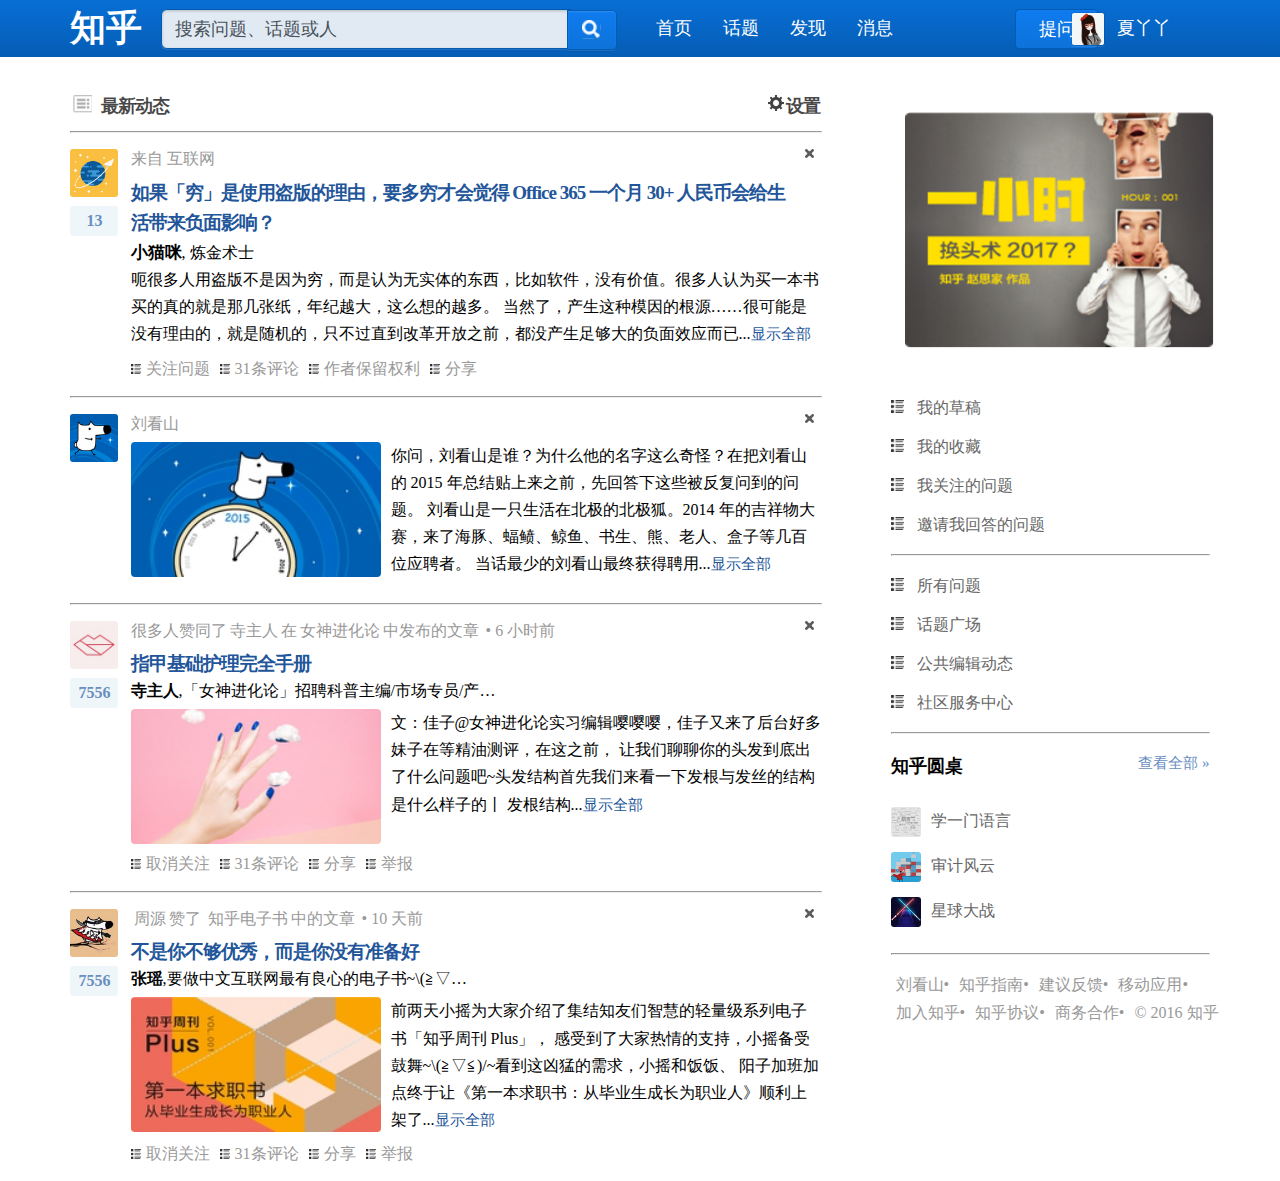
<file: zhihu/index.html>
<!DOCTYPE html>
<html lang="en">
<head>
    <meta charset="UTF-8">
    <title>知乎</title>
    <link href="style.css" rel="stylesheet" type="text/css">
</head>
<body>
<div id="container">
    <header>
        <nav>
            <div id="zh-logo">
                <a href="#">知乎</a>
            </div>
            <form>
                <label for="nav-search"></label>
                <input type="text" id="nav-search" value="搜索问题、话题或人">
                <a href="#"><input type="button" id="search-pic" value=""></a>
            </form>
            <ul class="nav-ul">
                <li><a href="">首页</a></li>
                <li><a href="">话题</a></li>
                <li><a href="">发现</a></li>
                <li><a href="">消息</a></li>
            </ul>
            <button id="nav-question" class="nav-question">提问</button>
            <div class="user">
                <ul>
                    <li>
                        <a href="#"><img src="images/girl.jpg">夏丫丫</a>
                        <ul>
                            <li>
                                <a href="#"><img src="images/photo.png">我的主页</a>
                            </li>
                            <li>
                                <a href="#"><img src="images/photo.png">私信</a>
                            </li>
                            <li>
                                <a href="#"><img src="images/photo.png">设置</a>
                            </li>
                            <li>
                                <a href="#"><img src="images/photo.png">退出</a>
                            </li>
                        </ul>
                    </li>
                </ul>
            </div>
        </nav>
    </header>
    <div id="content">
        <section class="main-content">
            <div class="dynamic">
                <img class="list" src="images/catalog.png">最新动态
                <a class="setting"><img class="setting-picture" src="images/gear.png">设置</a>
            </div>
            <hr>
            <div class="block">
                <div class="card">
                    <div class="card-corner"></div>
                    <section class="card-recommend">
                        <div class="card-img">
                            <img src="images/internet2.png">
                        </div>
                        <div class="card-text">
                            <a href="#">互联网</a>

                            <p>国际互联网（Internetwork，简称Internet），始于1969年的美国，又称因特网，是全球性的网络，…</p>
                        </div>
                    </section>
                    <section class="card-attention">
                        <ul>
                            <li><a href="#">
                                <span>463K</span>
                                <span>问题</span>
                            </a></li>
                            <li><a href="#">
                                <span>1000</span>
                                <span>精华</span>
                            </a></li>
                            <li><a href="#">
                                <span>3.5M</span>
                                <span>关注者</span>
                            </a></li>
                        </ul>
                        <input type="button" id="card-btn-attention" value="关注">
                    </section>
                </div>
                <section class="photo">
                    <a href="#" id="internet-photo"><img src="images/internet.jpg"></a>

                    <div><a href="#">13</a></div>
                </section>
                <section class="subject">
                    <div class="relation">
                        <span class="gray">来自</span>
                        <a href="#" class="gray" id="internet-theme">互联网</a>
                        <a href="#"><img src="images/close.png"></a>
                    </div>
                    <div class="topic">
                        <p><a href="#">如果「穷」是使用盗版的理由，要多穷才会觉得 Office 365 一个月 30+ 人民币会给生活带来负面影响？</a></p>
                    </div>
                    <div class="resource">
                        <a href="#" class="bold">小猫咪</a><span>, </span><span>炼金术士</span>
                    </div>
                    <div class="text">
                        <p>呃很多人用盗版不是因为穷，而是认为无实体的东西，比如软件，没有价值。很多人认为买一本书买的真的就是那几张纸，年纪越大，这么想的越多。
                            当然了，产生这种模因的根源……很可能是没有理由的，就是随机的，只不过直到改革开放之前，都没产生足够大的负面效应而已...<a href="#">显示全部</a></p>
                    </div>
                    <div class="addition">
                        <ul>
                            <li><a href="#"><img src="images/resizeApi.png">关注问题</a></li>
                            <li><a href="#"><img src="images/resizeApi.png">31条评论</a></li>
                            <li><a href="#"><img src="images/resizeApi.png">作者保留权利</a></li>
                            <li><a href="#"><img src="images/resizeApi.png">分享</a></li>
                        </ul>
                    </div>
                </section>

            </div>
            <hr>
            <div class="block">
                <section class="photo">
                    <a href="#"><img src="images/liukanshan.png"></a>
                </section>
                <section class="subject">
                    <div class="author gray">
                        <a href="#">刘看山</a>
                        <a href="#"><img src="images/close.png"></a>
                    </div>
                    <img src="images/liukanshan-pic.jpg">

                    <div class="text">
                        <p>你问，刘看山是谁？为什么他的名字这么奇怪？在把刘看山的 2015 年总结贴上来之前，先回答下这些被反复问到的问题。
                            刘看山是一只生活在北极的北极狐。2014 年的吉祥物大赛，来了海豚、蝠鲼、鲸鱼、书生、熊、老人、盒子等几百位应聘者。
                            当话最少的刘看山最终获得聘用...<a href="#">显示全部</a></p>
                    </div>
                </section>
            </div>
            <hr>
            <div class="block">
                <section class="photo">
                    <a href="#"><img src="images/sizhuren.jpeg"></a>

                    <div><a href="#">7556</a></div>
                </section>
                <section class="subject">
                    <div class="agree gray">
                        很多人赞同了<a href="#">寺主人</a>在<a href="#">女神进化论</a>中发布的文章<span>• 6 小时前</span>
                        <a href="#"><img src="images/close.png"></a>
                    </div>
                    <div class="topic">
                        <p><a href="#">指甲基础护理完全手册</a></p>
                    </div>
                    <div class="author-group">
                        <a href="#">寺主人</a>,「女神进化论」招聘科普主编/市场专员/产…
                    </div>
                    <img src="images/zhijia.png">

                    <div class="text">
                        <p>文：佳子@女神进化论实习编辑嘤嘤嘤，佳子又来了后台好多妹子在等精油测评，在这之前，
                            让我们聊聊你的头发到底出了什么问题吧~头发结构首先我们来看一下发根与发丝的结构是什么样子的丨
                            发根结构...<a href="#">显示全部</a></p>
                    </div>
                    <div class="addition">
                        <ul>
                            <li><a href="#"><img src="images/resizeApi.png">取消关注</a></li>
                            <li><a href="#"><img src="images/resizeApi.png">31条评论</a></li>
                            <li><a href="#"><img src="images/resizeApi.png">分享</a></li>
                            <li><a href="#"><img src="images/resizeApi.png">举报</a></li>
                        </ul>
                    </div>
                </section>
            </div>
            <hr>
            <div class="block">
                <section class="photo">
                    <a href="#"><img src="images/zhouyuan.jpg"></a>

                    <div><a href="#">7556</a></div>
                </section>
                <section class="subject">
                    <div class="agree gray">
                        <a href="#">周源</a>赞了 <a href="#">知乎电子书</a>中的文章<span>• 10 天前</span>
                        <a href="#"><img src="images/close.png"></a>
                    </div>
                    <div class="topic">
                        <p><a href="#">不是你不够优秀，而是你没有准备好</a></p>
                    </div>
                    <div class="author-group">
                        <a href="#">张瑶</a>,要做中文互联网最有良心的电子书~\(≧▽…
                    </div>
                    <img src="images/zhoukan.jpg">

                    <div class="text">
                        <p>前两天小摇为大家介绍了集结知友们智慧的轻量级系列电子书「知乎周刊 Plus」，
                            感受到了大家热情的支持，小摇备受鼓舞~\(≧▽≦)/~看到这凶猛的需求，小摇和饭饭、
                            阳子加班加点终于让《第一本求职书：从毕业生成长为职业人》顺利上架了...<a href="#">显示全部</a></p>
                    </div>
                    <div class="addition">
                        <ul>
                            <li><a href="#"><img src="images/resizeApi.png">取消关注</a></li>
                            <li><a href="#"><img src="images/resizeApi.png">31条评论</a></li>
                            <li><a href="#"><img src="images/resizeApi.png">分享</a></li>
                            <li><a href="#"><img src="images/resizeApi.png">举报</a></li>
                        </ul>
                    </div>
                </section>
            </div>
        </section>
        <section class="right-content">
            <div class="picture">
                <img src="images/picture.png">
            </div>
            <div class="myself">
                <ul>
                    <li><a href="#"><img src="images/resizeApi.png">我的草稿<span></span></a></li>
                    <li><a href="#"><img src="images/resizeApi.png">我的收藏<span></span></a></li>
                    <li><a href="#"><img src="images/resizeApi.png">我关注的问题<span></span></a></li>
                    <li><a href="#"><img src="images/resizeApi.png">邀请我回答的问题<span></span></a></li>
                </ul>
            </div>
            <hr>
            <div class="public">
                <ul>
                    <li><a href="#"><img src="images/resizeApi.png">所有问题</a></li>
                    <li><a href="#"><img src="images/resizeApi.png">话题广场</a></li>
                    <li><a href="#"><img src="images/resizeApi.png">公共编辑动态</a></li>
                    <li><a href="#"><img src="images/resizeApi.png">社区服务中心</a></li>
                </ul>
            </div>
            <hr>
            <div class="desk">
                <span>知乎圆桌</span><a href="#">查看全部 »</a>
                <ul>
                    <li><a href="#"><img src="images/language.png">学一门语言</a></li>
                    <li><a href="#"><img src="images/shenji.png">审计风云</a></li>
                    <li><a href="#"><img src="images/star.png">星球大战</a></li>
                </ul>
            </div>
            <hr>
            <div class="label">
                <ul>
                    <li><a href="#">刘看山</a>•</li>
                    <li><a href="#">知乎指南</a>•</li>
                    <li><a href="#">建议反馈</a>•</li>
                    <li><a href="#">移动应用</a>•</li>
                    <li><a href="#">加入知乎</a>•</li>
                    <li><a href="#">知乎协议</a>•</li>
                    <li><a href="#">商务合作</a>•</li>
                    <li><span>© 2016 知乎</span></li>
                </ul>
            </div>
        </section>
    </div>
</div>
<div class="qus-container" id="qus-div">
    <header id="qus-header">
        <span class="qus-title">提问</span>
        <a href="#" id="qus-close"><img src="images/close1.png"></a>
    </header>
    <section class="qus-content">
        <label for="theme"></label><input type="text" id="theme" value="写下你的问题">

        <div class="introduce">
            <span>问题说明（可选）：</span>

            <div class="format">
                <a href="#"><img src="images/typeface.png"></a>
                <a href="#"><img src="images/picture1.png"></a>
                <a href="#"><img src="images/video.png"></a>
            </div>
        </div>
        <label for="qus-content"></label><textarea id="qus-content">问题背景、条件等详细信息</textarea>

        <div class="qus-topic">
            选择话题：
            <span>话题越精准，越容易让相关领域专业人士看到你的问题</span>
        </div>
        <label for="qus-search"></label><input type="text" id="qus-search" value="搜索话题">
    </section>
    <footer>
        <label><input type="checkbox" id="anonymity">匿名</label>

        <div class="commit">
            <a href="#">取消</a>
            <input type="button" value="发布">
        </div>
    </footer>
</div>
<div id="opacity">
</div>
<script src="index.js"></script>
</body>
</html>
</file>
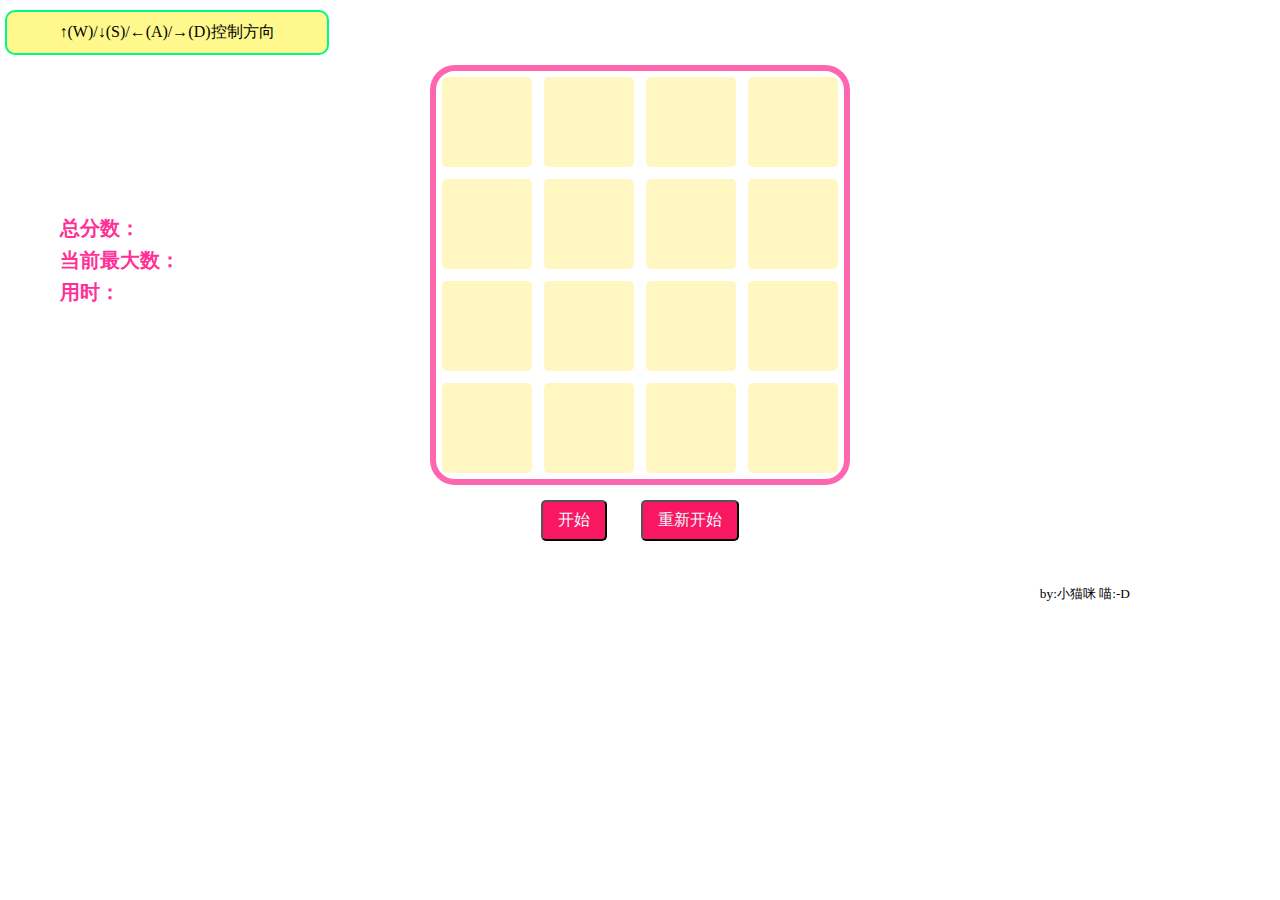
<file: 2048/2048.html>
<!DOCTYPE html>
<html lang="en">
<head>
    <meta charset="UTF-8">
    <title></title>
    <link rel="stylesheet" type="text/css" href="style.css">
    <script src="jquery-2.1.4.min.js"></script>
    <script src="2048.js"></script>
</head>
<body>
    <header>
        ↑(W)/↓(S)/←(A)/→(D)控制方向
    </header>
    <article>
        <div id="point">
            <div id="score">总分数：</div>
            <div id="max">当前最大数：</div>
            <div id="time">用时：</div>
        </div>
        <div id="wrap">
            <div id="content">
                <div class="box" id="div1"></div>
                <div class="box" id="div2"></div>
                <div class="box" id="div3"></div>
                <div class="box" id="div4"></div>
                <div class="box" id="div5"></div>
                <div class="box" id="div6"></div>
                <div class="box" id="div7"></div>
                <div class="box" id="div8"></div>
                <div class="box" id="div9"></div>
                <div class="box" id="div10"></div>
                <div class="box" id="div11"></div>
                <div class="box" id="div12"></div>
                <div class="box" id="div13"></div>
                <div class="box" id="div14"></div>
                <div class="box" id="div15"></div>
                <div class="box" id="div16"></div>
            </div>
            <div id="control">
                <input id="start" type="button" value="开始" onclick="init()">
                <input id="restart" type="button" value="重新开始">
            </div>
        </div>
        <div id="attach">
            <div id="direction"></div>
            <div id="danger"></div>
            <div id="temp"></div>
        </div>
    </article>
    <footer>
        <small>by:小猫咪  喵:-D</small>
    </footer>
</body>
</html>
</file>
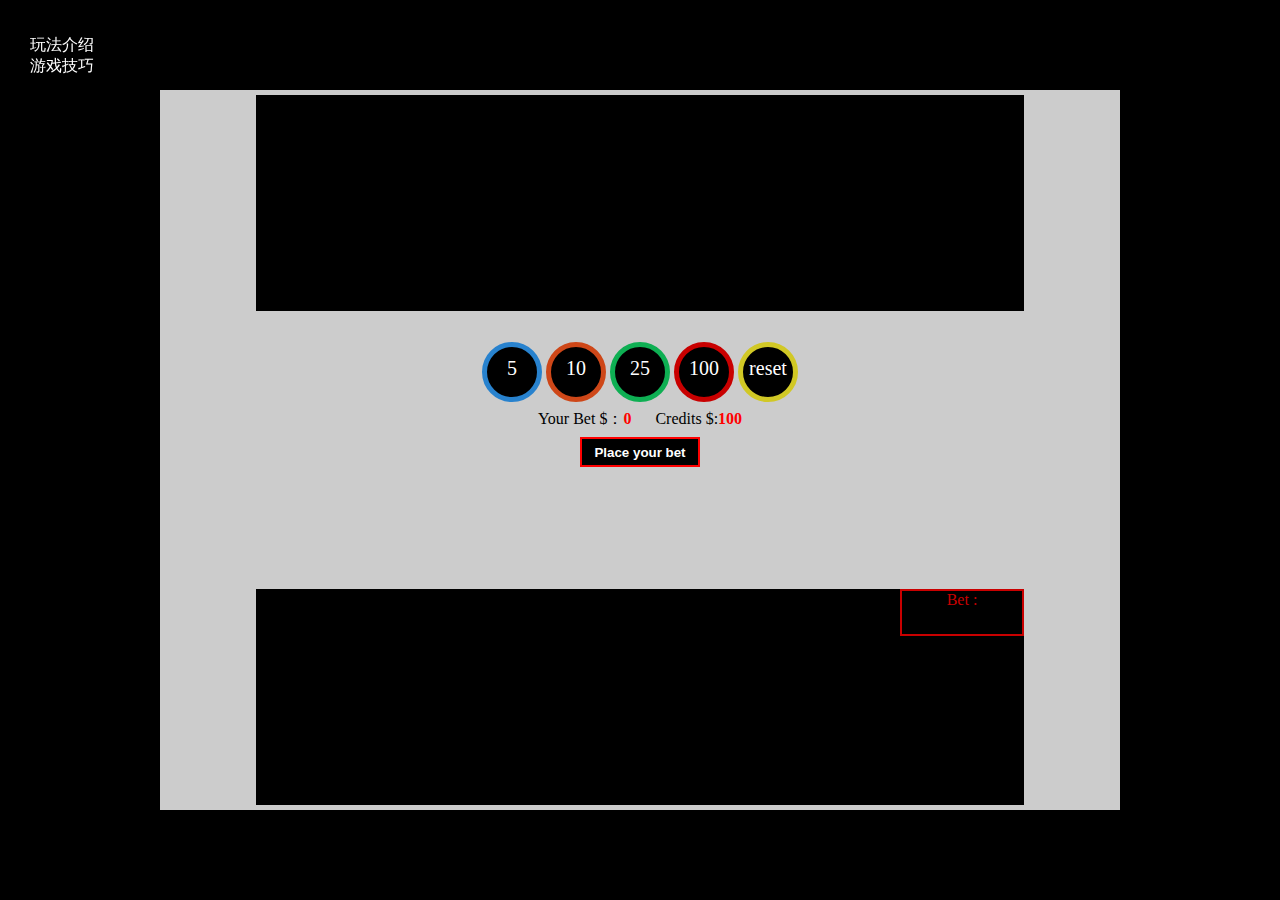
<file: blackJack/black_jack.html>
<!DOCTYPE html>
<html lang="en">
<head>
    <meta charset="UTF-8">
    <title>black_jack</title>
    <link rel="stylesheet" type="text/css" href="style.css">
    <script src="blackJack.js"></script>
</head>
<body>
<nav>
    <ul>
        <li><a href="#introduce">玩法介绍</a></li>
        <li><a href="#skill">游戏技巧</a>
            <ul>
                <li><a href="#skill">障眼法</a></li>
                <li><a href="#skill">姜太公钓鱼法</a></li>
                <li><a href="#skill">补救法</a></li>
                <li><a href="#skill">分牌时机</a></li>
                <li><a href="#skill">双倍的利用</a></li>
            </ul>
        </li>
    </ul>
</nav>
<div id="introduce">
    <img class="close" src="images/close.png" alt="close">
    <div>
        <h2>玩法介绍</h2>
        <p>21点  又名黑杰克（Black Jack），起源于法国，已流传到世界各地。现在在世界各地的赌场中都可以看到二十一点，随着互联网的发展，二十一点开始走向网络时代。该游戏由2到6个人玩，使用除大小王之外的52张牌，游戏者的目标是使手中的牌的点数之和不超过21点且尽量大。有着悠久的历史。</p>
        <p>
            21点一般用到1-8副牌。庄家给每个玩家发两张牌，一张牌面朝上（叫明牌），一张牌面朝下（叫暗牌）；给自己发两张牌，一张暗牌，一张明牌。大家手中扑克点数的计算是：K、Q、J和10牌都算作10点。A 牌既可算作1点也可算作11点，由玩家自己决定。其余所有2至9牌均按其原面值计算。首先玩家开始要牌，如果玩家拿到的前两张牌是一张A和一张10点牌，就拥有黑杰克（Black jack）；此时，如果庄家没有黑杰克，玩家就能赢得2倍的赌金（1赔2）。如果庄家的明牌有一张A，则玩家可以考虑买不买保险，金额是赌筹的一半且保险金不予退还。如果庄家是blackjack，那么玩家拿回投注金额；如果庄家没有blackjack则玩家继续游戏。没有黑杰克的玩家可以继续拿牌，可以随意要多少张。目的是尽量往21点靠，靠得越近越好，最好就是21点了。在要牌的过程中，如果所有的牌加起来超过21点，玩家就输了——叫爆掉(Bust)，游戏也就结束了。假如玩家没爆掉，又决定不再要牌了，这时庄家就把他的那张暗牌打开来。一般到17点或17点以上不再拿牌，但也有可能15到16点甚至12到13点就不再拿牌或者18到19点继续拿牌。假如庄家爆掉了，那他就输了。假如他没爆掉，那么你就与他比点数大小，大为赢。一样的点数为平手，你可以把你的赌注拿回来。
        </p>
    </div>
</div>
<div id="skill">
    <div>
        <img class="close" src="images/close.png" alt="close">
        <h2>游戏技巧</h2>
        <h3>障眼法</h3>
        <p>这种方法主要适合于闲家，而且在众多玩家参与的时候适用。</p>
        <p>一般在闲家明牌是10点的时候，如果牌底是3~7点，一般拿到这种点数特别难受，如果要牌，有50%的机率会暴，因为闲家暴点是100%输，不要牌可能也会输，我暂且把它称为尴尬点数。这时候，闲家如果观察到别的闲家点数都比较大，而且都不要牌的情况下，可以跟着不要。这样一来，就会给庄家很大的压力，以为每一位闲家手中的牌都是比较大的点数，如果庄家同样拿着尴尬点数，这种情况只能逼着庄家要牌，很明了，无形中所用的这个障眼法是把风险转移给了庄家，输赢靠天定了，看哪个运气好了，若庄家爆了，则闲家赢。</p>
    </div>
    <div>
        <img class="close" src="images/close.png" alt="close">
        <h3>姜太公钓鱼法</h3>
        <p>这种方法主要适合于庄家。</p>
        <p>顾名思义，姜太公钓鱼，愿者上钩。其实这种方法是相当简单的。一般在当庄时候就可以占住有利的地势，在等闲家拿完牌以后观察闲家的点数和下注再作决定。闲家的点数在大部分情况下我们是可以猜出大概，特别是在暴点的情况下，一般都是可以看得出地。闲家爆点，这种情况对庄家特别有利，这时候庄家是稳操胜券，千万别有赢了就好那种心理，这时候庄家可以随便要牌，坐镇等着赢钱，说不定就有机会要到一个5小龙，6小龙呢。当然如果是在众多玩家参与的情况下，庄家就要根据实际情况，下注的多少来综合分析，来决定自己是否要牌。</p>
    </div>
    <div>
        <img class="close" src="images/close.png" alt="close">
        <h3>补救法</h3>
        <p>这种方法庄家闲家都适用。</p>
        <p>所谓补救，就是拿到的是前面所提到的尴尬点数，输地可能性极大，在明知道牌点数就比对手点数小的情况下，我们只能要牌，因为不要也是输，而要牌还有一线希望是赢，所以我们能选择的就是奔那一线希望，寄希望总比放弃希望好。</p>
    </div>
    <div>
        <img class="close" src="images/close.png" alt="close">
        <h3>分牌时机[本游戏未涉及]</h3>
        <p>在21点里，遇到两张牌相同的点数，是可以分牌的。一般在拿到尴尬点数的时候，最好不要分牌，因为，那样是把一个难题目变成了两个难题。一般情况下，最好的分牌牌形是AA。因为这点分牌以后拿到21点的机率是两个4/13，因为在所有牌里面，代表10点的有4张牌，10、J、Q、K。它的胜算率最大的可能是4倍。不分即使拿到5小龙，它的最大胜算率也只有3倍。而且这种概率小比分牌得21点的概率小得多。当然很多情况还可以特殊情况特殊对待。</p>
    </div>
    <div>
        <img class="close" src="images/close.png" alt="close">
        <h3>双倍的利用</h3>
        <p>一般情况下，大多数玩家都比较熟悉这种双倍有效地利用。一般在两张牌点数在10点或者11点的情况下，利用双倍比较合适。因为双倍是限制我们要牌，我们只能要一张，我们要一张牌当然是要机率最大的那一种，这时利用还是利用那个4/13的机率问题，要代表10分的牌，这个机率比较大，所以胜算的情况才会多。</p>
    </div>
</div>

<div id="desk">
    <div id="banker">
        <div class="poker">
        </div>
        <div class="result">
            <div>Black Jack</div>
            <div>Win</div>
            <div>Lose</div>
            <div>Push</div>
            <div>Bust</div>
            <div>five Dragon</div>
        </div>
        <div class="points">
        </div>
    </div>
    <div id="player">
        <div class="poker">
        </div>
        <div class="result">
            <div>Black Jack</div>
            <div>Win</div>
            <div>Lose</div>
            <div>Push</div>
            <div>Bust</div>
            <div>five Dragon</div>
        </div>
        <div id="playBet">
            Bet : <span></span>
        </div>
        <div class="points">
        </div>
    </div>
    <div id="insurance">
        <p>Do you want to buy insurance?</p>
        <button> Yes</button>
        <button> No</button>
    </div>
    <div id="ok">
        <button>ok</button>
    </div>
    <div id="choice">
        <button>start</button>
        <button>hit</button>
        <button>double</button>
    </div>
    <div id="wager">
        <div id="bet">
            <div>5</div>
            <div>10</div>
            <div>25</div>
            <div>100</div>
            <div>reset</div>
        </div>
        <div>
           <p>Your Bet $：<span>0</span></p>
           <p>Credits $:<span>100</span></p>
        </div>
        <button>Place your bet</button>
    </div>
</div>
</body>
</html>
</file>
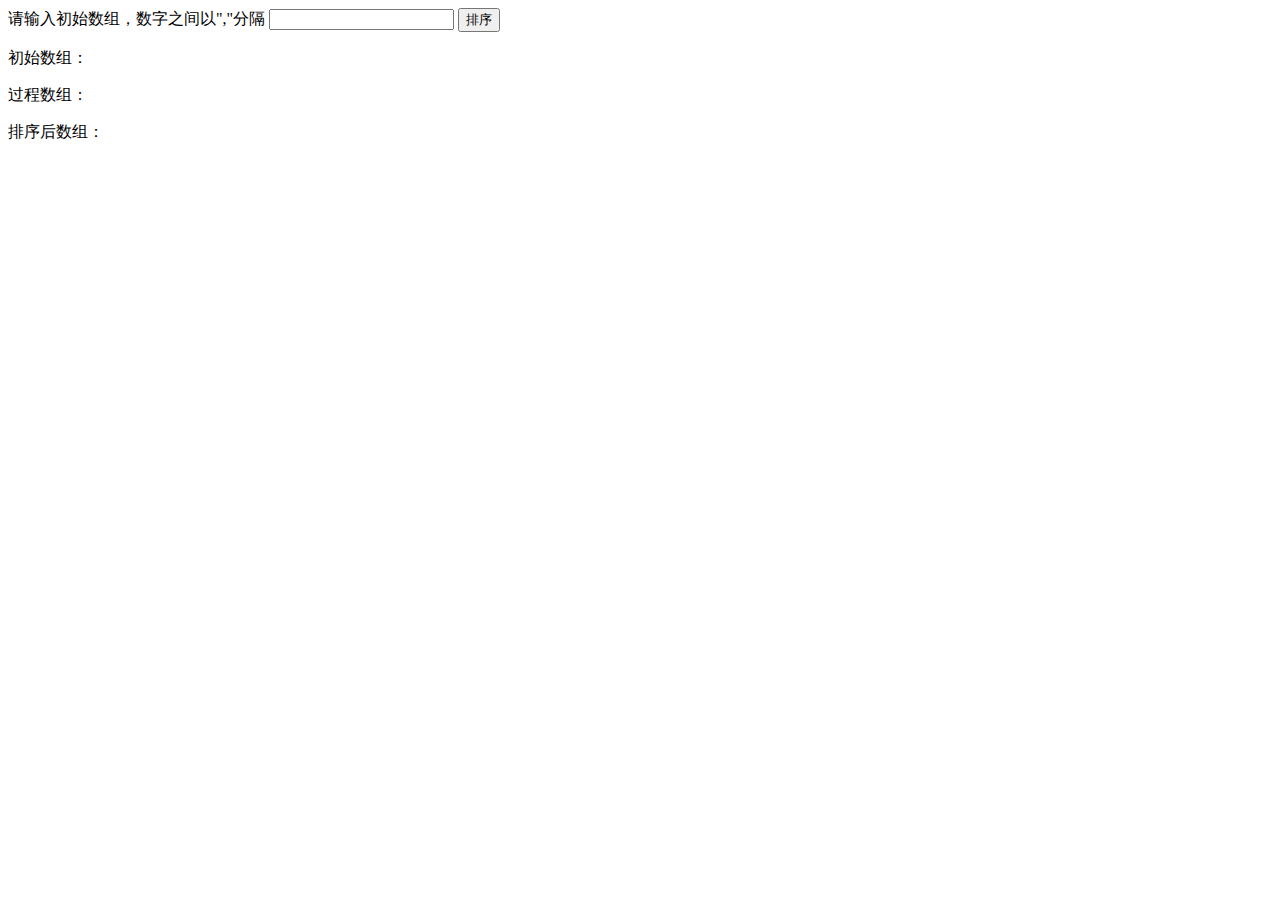
<file: sort/StraightInsertSort.html>
<!DOCTYPE html>
<html lang="en">
<head>
    <meta charset="UTF-8">
    <title>StraightInsertSort:直接插入排序</title>
    <script src="StraightInsertSort.js"></script>
</head>
<body>
<form>
    <label for="input">请输入初始数组，数字之间以","分隔</label>
    <input type="text" id="input" value="">
    <input type="button" value="排序">
</form>
<div>
    <p>初始数组：<span id="init"></span></p>
    <p>过程数组：<span id="process"></span></p>
    <p>排序后数组：<span id="sort"></span></p>
</div>
</body>
</html>
</file>
<file: zhihu/style.css>
* {
    margin: 0;
}

header {
    height: 57px;
    background: linear-gradient(to bottom, #086ed5, #055db5);
}

nav {
    margin: 0 auto;
    width: 89%;
}

#zh-logo {
    display: inline-block;
    float: left;
    width: 77px;
    line-height: 57px;
}

#zh-logo a {
    text-decoration: none;
    color: #fff;
    font-size: 36px;
    font-weight: bolder;
}

#zh-logo a:active {
    color: rgba(225, 225, 225, .5);
}

form {
    display: inline-block;
    float: left;
}

#nav-search {
    width: 383px;
    height: 28px;
    padding: 5px 13px;
    border: 1px solid #045bb2;
    border-radius: 6px 0 0 6px;
    margin: 9px 0 -20px 14px;
    box-shadow: inset 0 1px 3px rgba(0, 0, 0, .2), 0 1px 0 rgba(255, 255, 255, .1);
    font-size: 18px;
    color: #49525c;
    background-color: #e1eaf2;
}

#search-pic {
    vertical-align: middle;
    margin: 5px 23px 5px -9px;
    padding: 0;
    height: 42px;
    width: 50px;
    background: url("images/search.png");
    border: 0;
    border-radius: 0 6px 6px 0;
    cursor: pointer;
}

.nav-ul {
    display: inline-block;
    height: 57px;
    padding: 0;
    margin: 0;
}

.nav-ul li {
    width: 67px;
    height: 100%;
    line-height: 57px;
    text-align: center;
    list-style: none;
    float: left;
}

.nav-ul a {
    display: inline-block;
    width: 100%;
    height: 100%;
    text-decoration: none;
    color: white;
    font-size: 18px;
    font-weight: 500;
}

.nav-ul a:active {
    background-color: #055db5;
}

.nav-question {
    /*Ϊʲô������Ҫ���Զ�λ��*/
    position: absolute;
    margin: 9px 10px 9px 107px;
    width: 83px;
    height: 40px;
    border: 1px solid #045bb2;
    border-radius: 4px;
    background: linear-gradient(to bottom, #0e7bef, #0d73da);
    font-size: 18px;
    color: white;
}

.user {
    float: right;
    width: 149px;
    height: 100%;
}

.user a {
    text-decoration: none;
    line-height: 57px;
    white-space: nowrap;
    color: white;
    font-size: 18px;
}

.user ul > li img {
    width: 32px;
    box-shadow: 0 1px 0 rgba(255, 255, 255, .1);
    height: 32px;
    border: 1px solid rgba(0, 0, 0, .1);
    border-radius: 3px;
    margin: 11px 12px 12px 10px;
    vertical-align: middle;
}

.user ul {
    padding: 0;
    list-style: none;
}

.user ul li {
    display: inline-block;
    width: 100%;
    position: relative;
}

.user ul li:hover {
    background-color: #095fb3;
}

.user ul li ul {
    display: none;
    padding: 0;
    position: absolute;
    margin: -2px 0;
    border-radius: 0 0 4px 4px;
}

.user ul li:hover ul {
    background-color: #095fb3;
    display: block;
}

.user ul li ul li {
    border-top: 1px solid #0d5aa5;
    height: 53px;
}

.user ul li ul li:hover {
    background-color: #0267cc;
}

.user ul li ul li a {
    line-height: 53px;
}

.user ul li ul li img {
    width: 22px;
    height: 22px;
    border-radius: 3px;
    margin: 11px 17px 12px 15px;
    vertical-align: middle;
}

#content {
    width: 89%;
    padding: 35px 0;
    margin: 0 auto;
}

.main-content {
    display: inline-block;
    width: 66%;
    margin-right: 6%;
    float: left;
}

.right-content {
    display: inline-block;
    width: 28%;
}

.dynamic {
    height: 28px;
    margin-bottom: 7px;
    font-size: 18px;
    font-weight: 600;
    color: rgba(0, 0, 0, 0.73);
    letter-spacing: -1px;
    padding: 2px;
}

.dynamic .list {
    width: 21px;
    height: 19px;
    vertical-align: top;
    margin: 0 8px 3px 0;
}

.dynamic .setting {
    float: right;
}

.dynamic .setting-picture {
    width: 16px;
    margin: 1px 2px;
    vertical-align: top;
}

.block {
    margin: 16px 0;
    position: relative;
}

.photo {
    display: inline-block;
    width: 6%;
    margin-right: 2%;
    float: left;
}

.subject {
    display: inline-block;
    width: 92%;
}

.photo a img {
    width: 48px;
    height: 48px;
    border-radius: 3px;
}

.photo div {
    width: 48px;
    height: 30px;
    color: #698ebf;
    background-color: #eff6fa;
    border-radius: 3px;
    cursor: pointer;
    margin-top: 5px;
    text-align: center;
    line-height: 30px;
    font-weight: 600;
}

.photo div a {
    display: inline-block;
    width: 48px;
    height: 30px;
    color: #698ebf;
    text-decoration: none;
}

.photo div a:hover {
    color: white;
    background-color: #698ebf;
}

.subject {
    font-size: 16px;
}

.gray {
    color: #999;
}

.subject .relation {
    padding-bottom: 8px;
}

.subject .relation a {
    text-decoration: none;
}

.subject .relation a:hover {
    color: #259;
    text-decoration: underline;
}

.subject .relation img {
    width: 9px;
    float: right;
    margin-right: 8px;
}

.subject .topic {
    margin-right: 20px;
    line-height: 1.6em;
    font-size: 19px;
    font-weight: 700;
    letter-spacing: -1px;
}

.subject .topic a:link {
    text-decoration: none;
    color: #259;
}

.subject .topic a:visited {
    text-decoration: none;
    color: #259;
}

.subject .topic a:hover {
    color: #259;
    text-decoration: underline;
}

.bold {
    font-weight: 900;
}

.subject .resource {
    line-height: 1.7em;
}

.subject .resource a:link {
    text-decoration: none;
    font-size: 17px;
    color: black;
}

.subject .resource a:visited {
    text-decoration: none;
    font-size: 17px;
    color: black;
}

.subject .resource a:hover {
    text-decoration: underline;
    font-size: 17px;
    color: black;
}

.subject .text {
    line-height: 1.7em;
    margin-bottom: -5px;
}

.subject .text a {
    display: inline-block;
    font-size: 15px;
    color: #259;
}

.subject .text a:link {
    text-decoration: none;
}

.subject .text a:hover {
    background-color: #e8f1f9;
}

.subject .addition {
    clear: both;
    color: #999;
    font-size: 16px;
    margin-top: 15px;
}

.subject .addition ul {
    list-style: none;
    padding: 0;
}

.subject .addition li {
    float: left;
    margin-right: 10px;
}

.subject .addition li img {
    height: 10px;
    width: 10px;
    margin-right: 5px;
}

.subject .addition li a:link {
    color: #999;
    text-decoration: none;
}

.subject .addition li a:visited {
    color: #999;
    text-decoration: none;
}

.subject .addition li a:hover {
    color: #259;
    text-decoration: underline;
}

.subject .author {
    margin-bottom: 7px;
}

.subject .author a {
    color: #999;
    text-decoration: none;
}

.subject .author a:hover {
    color: #259;
    text-decoration: underline;
}

.subject .author a img {
    width: 9px;
    float: right;
    margin-right: 8px;
}

.subject > img {
    height: 135px;
    width: 250px;
    margin: 0 10px 10px 0;
    border-radius: 4px;
    float: left;
}

.subject .agree {
    margin-bottom: 7px;
}

.subject .agree a {
    color: #999;
    text-decoration: none;
    margin: 0 3px;
}

.subject .agree a:hover {
    color: #259;
    text-decoration: underline;
}

.subject .agree span {
    display: inline-block;
    margin-left: 7px;
}

.subject .agree a img {
    float: right;
    width: 9px;
    margin-right: 8px;
}

.subject .author-group {
    margin: 2px 0 7px 0;
}

.subject .author-group a {
    color: #000;
    font-weight: 900;
}

.subject .author-group a:link {
    text-decoration: none;
}

.subject .author-group a:hover {
    text-decoration: underline;
}

.right-content .picture img {
    height: 236px;
    width: 310px;
    margin: 20px 0 26px 13px;
}

.right-content .myself ul, .right-content .public ul {
    list-style: none;
    margin: 10px 0;
    width: 100%;
    padding: 0;
}

.right-content .myself ul li, .right-content .public ul li {
    height: 39px;
    line-height: 39px;
}

.right-content .myself ul li a, .right-content .public ul li a {
    text-decoration: none;
    color: #666;
    width: 100%;
    display: inline-block;
}

.right-content .myself ul li a img, .right-content .public ul li a img {
    height: 13px;
    width: 13px;
    margin-right: 13px;
}

.right-content .myself ul li a:hover, .right-content .public ul li a:hover {
    text-decoration: none;
    color: #259;
    background-color: #e1fffd;
}

.right-content .desk {
    margin: 20px 0;
}

.right-content .desk span {
    font-weight: 900;
    font-size: 18px;
}

.right-content .desk span {
    font-weight: 900;
    font-size: 18px;
}

.right-content .desk > a {
    float: right;
    color: #698ebf;
    font-size: 15px;
    text-decoration: none;
}

.right-content .desk > a:hover {
    color: #259;
    text-decoration: underline;
}

.right-content .desk ul {
    margin: 20px 0;
    padding: 0;
    list-style: none;
}

.right-content .desk ul li {
    height: 45px;
}

.right-content .desk ul li img {
    height: 30px;
    width: 30px;
    border-radius: 3px;
    vertical-align: middle;
    margin-right: 10px;
}

.right-content .desk ul li a {
    display: inline-block;
    width: 100%;
    height: 100%;
    text-decoration: none;
    line-height: 45px;
    color: #666;
}

.right-content .desk ul li a:hover {
    color: #259;
    background-color: #e1fffd;
}

.right-content .label ul {
    font-size: 16px;
    color: #999;
    margin: 20px 0;
    padding: 0;
    list-style: none;
}

.right-content .label li {
    height: 28px;
    margin: 0 5px;
    float: left;;
}

.right-content .label li a {
    color: #999;
    text-decoration: none;
}

.right-content .label li a:hover {
    text-decoration: underline;
}

.right-content .label li span {
    position: absolute;
}

.qus-container {
    position: absolute;
    top: 90px;
    left: 25%;
    z-index: 2;
    display: none;
    width: 50%;
    height: 478px;
    border-radius: 6px;
    background-color: #fff;
    box-shadow: 0 0 80px 0 rgba(0, 0, 0, .4);;
}

#qus-header {
    height: 43px;
    background: linear-gradient(to bottom, #1D7FE2, #0865C2);
    border: 1px solid #0D6EB8;
    color: white;
    font-size: 20px;
    font-weight: 900;
}

#qus-header .qus-title {
    margin: 10px 18px;
    display: inline-block;
}

#qus-header a {
    display: inline-block;
    float: right;
    margin: 5px 20px;

}

#qus-header a img {
    width: 32px;
    height: 32px;
}

#theme {
    width: 616px;
    height: 47px;
    box-shadow: 0 1px 1px rgba(0, 0, 0, .1) inset;
    border-radius: 3px;
    border: 1px solid #ccc;
    font-size: 16px;
    color: #959595;
    padding: 0 15px;
    margin: 20px 20px 0;
}

section .introduce {
    height: 25px;
    margin: 25px 20px 5px;
}

section .introduce div {
    display: inline-block;
    float: right;
}

#qus-content {
    width: 616px;
    height: 70px;
    box-shadow: 0 1px 1px rgba(0, 0, 0, .1) inset;
    border-radius: 3px;
    border: 1px solid #ccc;
    font-size: 16px;
    color: #959595;
    padding: 15px 15px;
    margin: 0 20px;
}

section .qus-topic {
    height: 25px;
    margin: 25px 20px 5px;
}

section .qus-topic span {
    float: right;
    font-size: 15px;
    color: #959595;
}

#qus-search {
    width: 576px;
    height: 50px;
    box-shadow: 0 1px 1px rgba(0, 0, 0, .1) inset;
    border-radius: 3px;
    border: 1px solid #ccc;
    font-size: 16px;
    color: #959595;
    padding: 0 35px;
    margin: 0 20px;
    background-image: url("images/search1.png");
    background-repeat: no-repeat;
    background-position-y: 50%;
    background-position-x: 10px;
}

footer {
    height: 42px;
    margin: 30px 20px 5px;
}

footer #anonymity {
    margin-right: 7px;
    margin-left: -1px;
}

footer .commit {
    float: right;
}

footer .commit a {
    color: #259;
    text-decoration: none;
}

footer .commit a:hover {
    text-decoration: underline;
}

footer .commit input {
    width: 63px;
    height: 41px;
    background: linear-gradient(to bottom, #1d7fe2, #0865c2);
    text-shadow: 0 -1px 0 rgba(0, 0, 0, .5);
    border-radius: 5px;
    color: #fff;
    font-size: 18px;
    font-weight: 400;
    border: 0;
    margin-left: 10px;
}

.card{
    display: none;
    top: 80px;
    left: -70px;
    width:475px;
    padding-bottom: 20px;
    border-radius: 6px;
    position: absolute;
    z-index: 2;
    background-color: #fff;
    box-shadow: 0 0 2px 0 rgba(0, 0, 0, .4);;
}
.card-corner{
    position: absolute;
    top: -30px;
    left: 80px;
    border:solid 15px;
    border-color: transparent transparent #fff transparent;
    z-index: 2;
}

.card-recommend .card-img{
    width: 21%;
    height: 100%;
    float: left;
}
.card-recommend .card-img img{
    width: 62px;
    height: 62px;
    margin: 15px 20px;
    border-bottom: 20px solid transparent;
}
.card-recommend .card-text{
    padding: 23px 20px 55px 25px;
}
.card-recommend .card-text a{
    color: #259;
    text-decoration: none;
    font-size: 18px;
    font-weight: 900;
}
.card-recommend .card-text a:hover{
    text-decoration: underline;
}
.card-recommend .card-text p{
    line-height: 25px;
    font-size: 16px;
}
.card-attention{
    padding:0 10px 20px 10px;
}
.card-attention ul{
    padding:0;
    list-style: none;
}
.card-attention ul li{
    float: left;
    width: 75px;
    height: 50px;
}
.card-attention ul li a{
    text-decoration: none;
}
.card-attention ul li a:hover{
    color: #0267cc;
}
.card-attention ul li a span{
    display: inline-block;
    width: 100%;
    text-align: center;
}
.card-attention ul li:nth-child(2){
    border-left: 1px solid #ededed;
    border-right: 1px solid #ededed;
}
.card-attention span:first-child{
    font-size: 20px;
    font-weight: 900;
    margin: 0 auto 9px;
    color: black;
}
.card-attention span:nth-child(2){
    color: #999;
    text-align: center;
}

#card-btn-attention{
    min-width: 98px;
    height: 40px;
    float: right;
    margin: 5px 15px;
    border-radius: 5px;
    border: 1px solid #6d8f29;
    background: linear-gradient(to bottom,#adda4d,#86b846);
    font-size: 16px;
    text-shadow: 0 1px 0 rgba(255,255,255,.3);
    box-shadow: 0 1px 0 rgba(255,255,255,.5) inset,0 1px 0 rgba(0,0,0,.2);
    cursor: pointer;
    color: #000;
}
#opacity{
    z-index: 1;
    display:none;
    position: absolute;
    top: 0;
    left: 0;
    width: 100%;
    height:100%;
    opacity: 0;
}
</file>
<file: 2048/style.css>
*{
    margin: 0;
    padding: 0;
}
header{
    width: 300px;
    padding: 10px;
    text-align: center;
    background-color: #fff88d;
    border: 2px solid #01f68c;
    border-radius: 10px;
    position: relative;
    top:10px;
    left: 5px;
}
article{
    margin: 20px auto;
    width: 1200px;
    height: 500px;
}
#point {
    float: left;
    width: 390px;
    height: 420px;
    color: #ff3197;
    font-size: 20px;
    font-weight: bolder;
}
#score{
    margin:150px 20px 0;
}
#max,#time{
    margin: 5px 20px;
}
#wrap{
    float: left;
    width: 420px;
    height: 500px;
}
#content{
    background-color: #ffffff;
    width: 408px;
    height: 408px;
    border: 6px solid #ff66b0;
    border-radius: 25px;
}
.box{
    width: 90px;
    height: 90px;
    float: left;
    background-color: #fff6c2;
    margin: 6px;
    border-radius: 5px;
    font-size: 50px;
    line-height: 90px;
    text-align: center;
}
#control{
    width: 100%;
    height: 80px;
    text-align: center;
}
#start,#restart{
    margin: 15px;;
   padding: 8px 15px;
    border-radius: 5px;
    background-color: rgb(250, 23, 98);
    color: aliceblue;
    font-size: 16px;
}
#attach{
    float: left;
    width: 390px;
    height: 500px;
    text-align: center;
}
#direction{
    margin: 180px auto 50px;
    width: 100px;
    height: 100px;
    color: #f650b4;
    font-size: 50px;
}

small{
    color: #000000;
    margin: 0 150px;
    float: right;
}
</file>
<file: blackJack/style.css>
html,body,ul{
    margin: 0;
    padding:0;
    font-family:"Microsoft Yahei",cursive;
}
body{
    background-color: #000;
}
ul{
    list-style: none;
}
nav>ul{
    position: fixed;
    width: 120px;
    top:25px;
    left: 20px;
    padding: 10px;
    border-radius: 10px;
}
nav a{
     color: #fff;
     text-decoration: none;
 }
nav a:hover{
    color: #ff0000;
}
nav li ul{
    display: none;
    position: relative;
    left: 15px;
}
#introduce{
    width: 65%;
    border:1px solid #999;
    background-color: #ffebc7;
    position: absolute;
    left: 50%;
    top:10%;
    transform: translateX(-50%);
    padding: 15px;
    border-radius: 20px;
    z-index: 10;
    display: none;
}
#skill{
    display: none;
}
#skill div{
    width: 50%;
    border:1px solid #999;
    background-color: #ffebc7;
    position: absolute;
    left: 50%;
    top:10%;
    transform: translateX(-50%);
    padding: 15px;
    border-radius: 20px;
    z-index: 10;
    display: none;
}
.close{
    position: absolute;
    width: 15px;
    top: 20px;
    right: 20px;
    cursor: pointer;
}

#desk{
    width: 75%;
    height: 80%;
    background-color: #ccc;
    position: absolute;
    top:50%;
    left:50%;
    transform: translate(-50%,-50%);
}
#banker{
    position: absolute;
    top:5px;
    left: 10%;
    width: 80%;
    background-color: #000000;
    height: 30%;
}
#player{
    position: absolute;
    bottom:5px;
    left: 10%;
    width: 80%;
    background-color: #000000;
    height: 30%;
}
.poker img{
    position: absolute;
    height: 100%;
    /*display: none;*/
}
.poker img:nth-child(2){
    left: 15%;
}
.poker img:nth-child(3){
    left: 30%;
}
.poker img:nth-child(4){
    left: 45%;
}
.poker img:nth-child(5){
    left: 60%;
}
.points{
    position: absolute;
    right: 2%;
    top: 30%;
    width: 60px;
    height: 30%;
    border:3px solid #0eaf53;
    color: #0eaf53;
    background-color: #000;
    text-align: center;
    font-size: xx-large;
    display: none;
}
#playBet{
    position: absolute;
    right: 0;
    width: 120px;
    height: 20%;
    border:2px solid #c90000;
    color: #c90000;
    background-color: #000;
    text-align: center;
    /*display: none;*/
}
#insurance{
    position: absolute;
    top:35%;
    left: 20%;
    height: 30%;
    width: 60%;
    font-size: 22px;
    display: none;
}
#insurance button{
    width: 80px;
    height: 30px;
    border:0;
    background-color: #000;
    color: #fff;
}
.result div{
    position: absolute;
    top:35%;
    left: 35%;
    width: 30%;
    height: 30%;
    background-color: black;
    color: #ff563c;
    text-align: center;
    font-size: xx-large;
    display: none;
}
#ok{
    position: absolute;
    top:45%;
    left: 45%;
    width: 10%;
    height: 10%;
    display: none;
}
#ok button{
    width:100%;
    height: 100%;
    background-color: #000;
    color: #fff;
    border:0;
    border-radius: 15%;
    font-size: xx-large;
}
#choice{
    position: absolute;
    top:45%;
    left: 20%;
    width: 60%;
    height: 10%;
    text-align: center;
    display: none;
}
#choice button{
    display: inline-block;
    height: 100%;
    width: 25%;
    font-size: xx-large;
    background-color: #000;
    margin: 0 20px;
    color:#fff;;
}
#choice button:nth-child(1){
   border:3px solid #0eaf53;
}
#choice button:nth-child(2){
    border:3px solid #ce4718;
}
#choice button:nth-child(3){
    border:3px solid #c90000;
}
#wager{
    position: absolute;
    top:35%;
    left: 20%;
    width: 60%;
    height: 40%;
    text-align: center;
}
#bet div{
    height: 30px;
    width: 50px;
    border-radius: 50%;
    display: inline-block;
    text-align: center;
    padding: 10px 0;
    font-size: 20px;
    background-color: #000;
    color: #fff;
    cursor: pointer;
}
#bet div:nth-child(1){
    border:5px solid #2882ce;
}
#bet div:nth-child(2){
    border:5px solid #ce4718;
}
#bet div:nth-child(3){
    border:5px solid #0eaf53;
}
#bet div:nth-child(4){
    border:5px solid #c90000;
}
#bet div:nth-child(5){
    border:5px solid #d1c825;
}
#wager p{
    display: inline-block;
    padding: 3px 10px;
    margin: 4px 0;
}
#wager span{
    color:#ff0000;
    font-weight: bold;
}
#wager button{
    width: 120px;
    height: 30px;
    background-color: #000;
    color:#fff;
    border:2px solid #ff0000;
    font-weight: bold;
    cursor: pointer;
}
</file>
